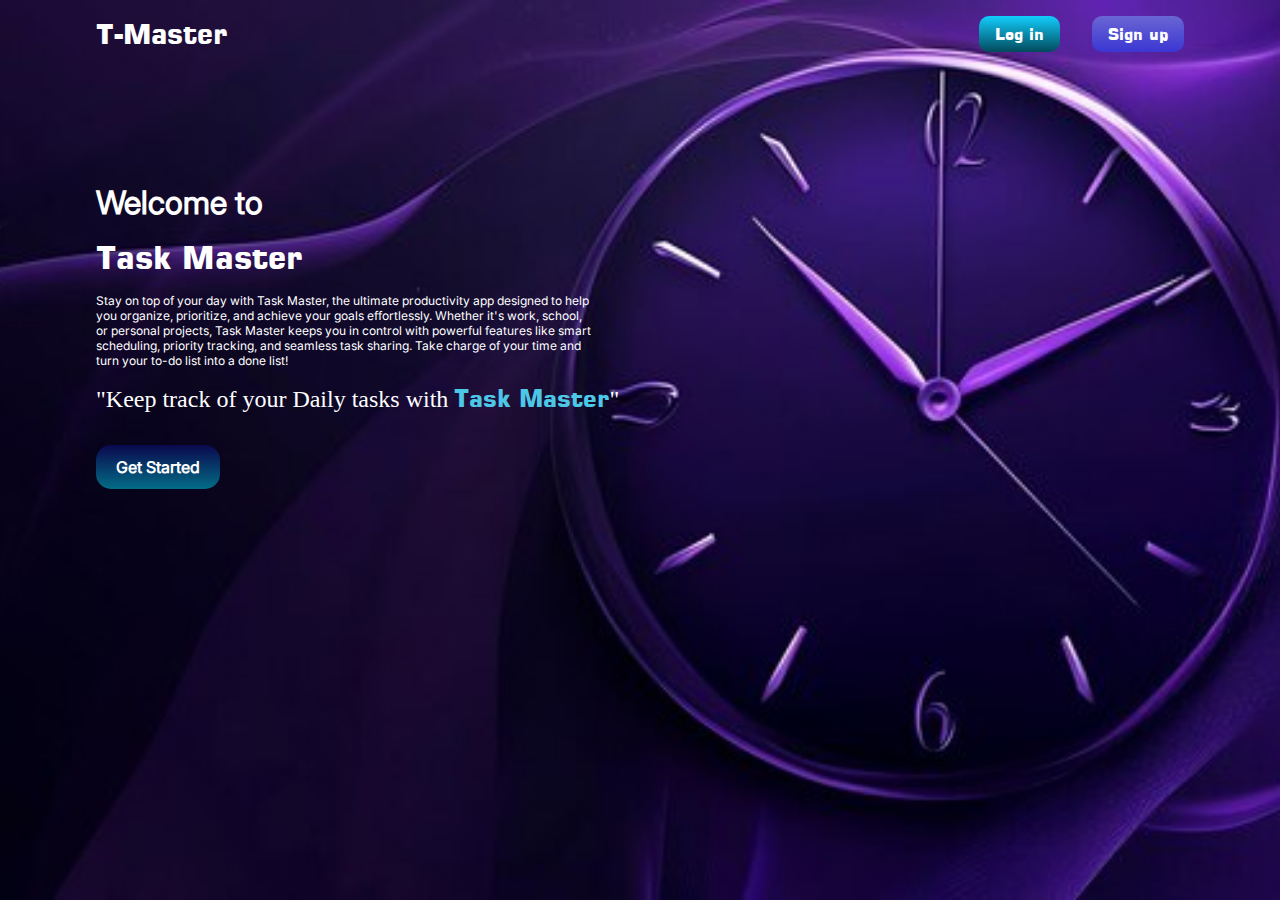
<file: index.html>
<!DOCTYPE html>
<html lang="en">
  <head>
    <meta charset="UTF-8" />
    <meta name="viewport" content="width=device-width, initial-scale=1.0" />
    <title>Task Master</title>
    <link rel="stylesheet" href="assets/styles/myStyle.css" />
    <!-- <link rel="stylesheet" href="icofont/icofont.min.css" /> -->
  </head>
  <body>
    <div class="main">
      <div class="container">
        <div class="myHeader">
          <div class="brand_container">
            <h2 id="brand" class="brandName">T-Master</h2>
          </div>
          <div>
            <nav class="navlinks">
              <a href="login.html"><p id="link1">Log in</p></a>
              <a href="signUp.html"><p id="link2">Sign up</p></a>
            </nav>
          </div>
        </div>

        <div class="section2">
          <div class="CTA">
            <h1>Welcome to <b class="brandMsg">Task Master </b></h1>
            <p class="greet">
              Stay on top of your day with Task Master, the ultimate
              productivity app designed to help you organize, prioritize, and
              achieve your goals effortlessly. Whether it's work, school, or
              personal projects, Task Master keeps you in control with powerful
              features like smart scheduling, priority tracking, and seamless
              task sharing. Take charge of your time and turn your to-do list
              into a done list!
            </p>
            <p class="subhead">
              "Keep track of your Daily tasks with
              <b class="lowerMplan"> Task Master</b>"
            </p>

            <a href="login.html"> <button id="CTA-Btn">Get Started</button></a>
          </div>
        </div>
      </div>
    </div>
  </body>
</html>
</file>
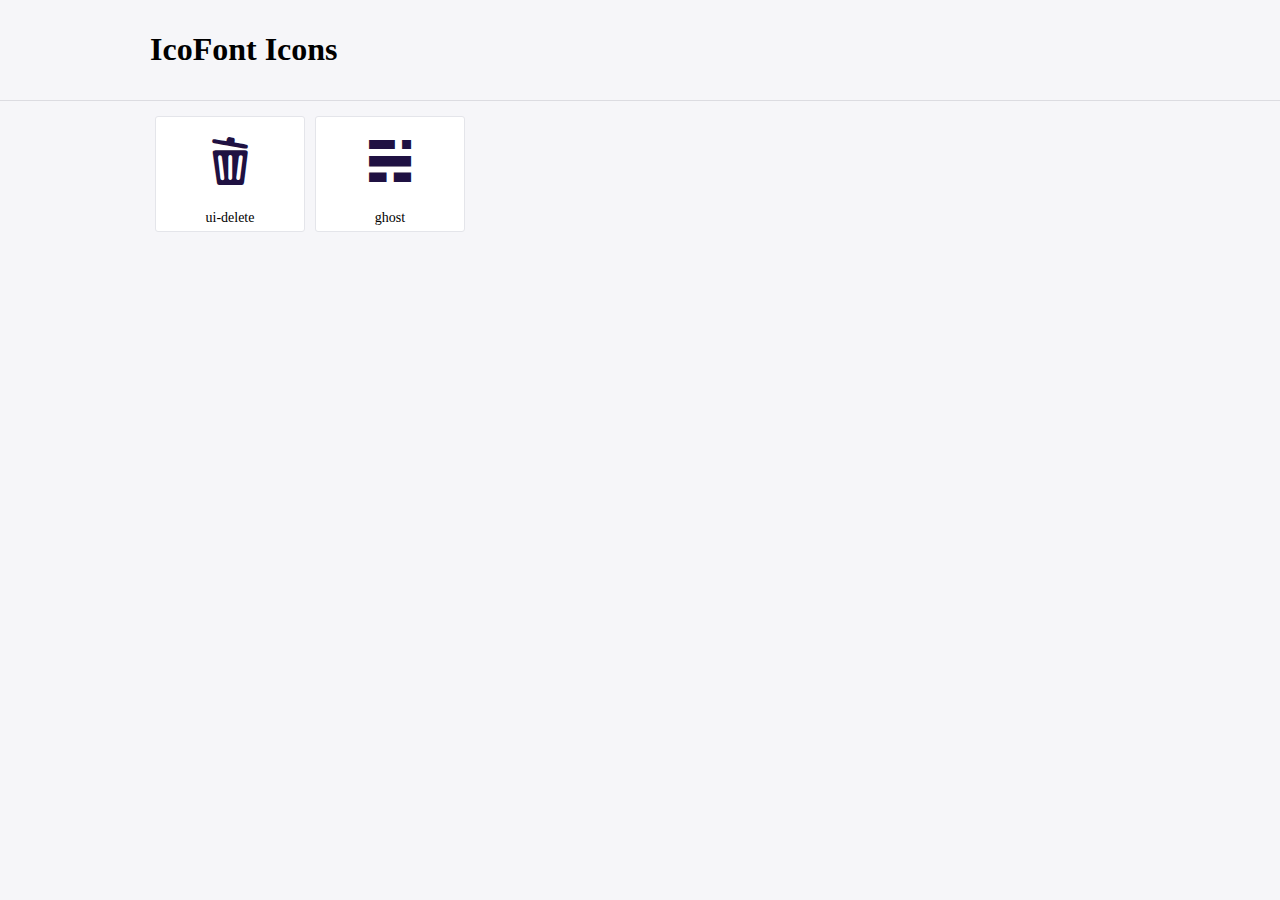
<file: assets/styles/icofont/demo.html>
<!DOCTYPE html>
	<html>
	<head>
		<meta charset="utf-8">
		<title>Examples | IcoFont</title>
		<link rel="stylesheet" type="text/css" href="./icofont.min.css">
		<style type="text/css">
			body {
				margin: 0;
				padding: 0;
				background: #F6F6F9;
			}
			.header {
				border-bottom: 1px solid #DCDCE1;
				padding: 10px 0;
				margin-bottom: 10px;
			}
			.container {
				width: 980px;
				margin: 0 auto;
			}
			.ico-title {
				font-size: 2em;
			}
			.iconlist {
				margin: 0;
				padding: 0;
				list-style: none;
				text-align: center;
				width: 100%;
				display: flex;
				flex-wrap: wrap;
				flex-direction: row;
			}
			.iconlist li {
				position: relative;
				margin: 5px;
				width: 150px;
				cursor: pointer;
			}
			.iconlist li .icon-holder {
				position: relative;
				text-align: center;
				border-radius: 3px;
				overflow: hidden;
				padding-bottom: 5px;
				background: #ffffff;
				border: 1px solid #E4E5EA;
				transition: all 0.2s linear 0s;
			}
			.iconlist li .icon-holder:hover {
				background: #00C3DA;
				color: #ffffff;
			}
			.iconlist li .icon-holder:hover .icon i {
				color: #ffffff;
			}
			.iconlist li .icon-holder .icon {
				padding: 20px;
				text-align: center;
			}
			.iconlist li .icon-holder .icon i {
				font-size: 3em;
				color: #1F1142;
			}
			.iconlist li .icon-holder span {
				font-size: 14px;
				display: block;
				margin-top: 5px;
				border-radius: 3px;
			}
		</style>
	</head>
	<body>
	<div class="header">
		<div class="container">
			<h1 class="ico-title"> IcoFont Icons </h1>
		</div>
	</div>
	<div class="container">
		<ul class="iconlist">
		
		<li>
			<div class="icon-holder">
				<div class="icon"> 
					<i class="icofont-ui-delete"></i>
				</div> 
				<span> ui-delete </span>
				
			</div>
		</li>
		
		<li>
			<div class="icon-holder">
				<div class="icon"> 
					<i class="icofont-ghost"></i>
				</div> 
				<span> ghost </span>
				
			</div>
		</li>
		
		</ul>
	</div>	
	</body>
	</html>
</file>
<file: assets/styles/myStyle.css>
@font-face {
  font-family: "square";
  src: url("./../fonts/SQR721B.woff");
  font-weight: bold;
  font-style: normal;
}

@font-face {
  font-family: "square";
  src: url("./../fonts/Square721N.otf");
  font-weight: normal;
  font-style: normal;
}

@font-face {
  font-family: "inter";
  src: url("./../fonts/Inter-VariableFont_opsz\,wght.ttf");
  font-weight: normal;
  font-style: normal;
}

:root {
  --bg-kanban: #21212d;
  --btn-color: #635fc7;
  --bg-card: #2c2c38;
  --text: #fff;
  --todo-btn: #4dc7e6;
  --done-btn: #70e3b0;
  --text-secondary: #5e6575;
}

* {
  box-sizing: border-box;
  padding: 0;
  margin: 0;
  font-family: inter;
}

.main {
  background-image: url("../images/mainbg.jpg");
  background-repeat: no-repeat;
  background-position: center;
  background-size: cover;
  background-color: black;
  height: 100vh;
  width: 100%;
  color: var(--text);
}

.container {
  width: 100%;
  max-width: 72rem;
  margin: auto;
}

.myHeader {
  width: 100%;
  display: flex;
  justify-content: space-between;
  align-items: center;
  padding: 1rem 2rem;
}

.brandName {
  color: var(--text);
  font-size: 1.75rem;
  font-family: square;
  cursor: pointer;
}

.navlinks {
  display: flex;
  align-items: center;
  justify-content: center;
  gap: 2rem;
}

.navlinks p {
  color: var(--text);
  font-weight: 900;
  font-family: square;
  font-size: 1rem;
}

#link1 {
  background: linear-gradient(#2d2b69, #036c86);
  background: linear-gradient(#12cdfc, #024a5c);
  padding: 0.5rem 1rem;
  border-radius: 10px;
  cursor: pointer;
  color: var(--text);
}

#link1:hover,
#link1:focus {
  transition: all 500ms ease-in-out;
  color: #63d6f3;
}

#link2 {
  background: linear-gradient(#635fc7, 
  #0f0d5f);
  background: linear-gradient(#6a66d3, 
  #3b36d3);
  padding: 0.5rem 1rem;
  border-radius: 10px;
  cursor: pointer;
}

a {
  text-decoration: none;
}

#link2:hover,
#link2:focus {
  background-color: var(--text);
  transition: all 500ms ease-in-out;
  color: #8484e2;
}
.section2 {
  text-align: left;
  
}

.CTA {
  padding: 10% 2rem;
}

.section2 span {
  display: block;
}

.greet {
  font-size: 12px;
  font-family: inter;
  max-width: 500px;
  width: 100%;
  font-weight: 400;
}

.brandMsg {
  display: block;
  color: var(--text);
  font-size: 2rem;
  font-family: square;
  padding: 1rem 0;
}

b {
  color: var(--done-btn);
}

.subhead {
  font-size: 1.5rem;
  color: var(--text);
  padding: 1rem 0 2rem;
  font-family: cursive;
}

.lowerMplan {
  color: var(--todo-btn);
  font-size: 1.5rem;
  font-family: square;
}

#CTA-Btn {
  background: linear-gradient(#0a084e, #036c86);
  color: var(--text);
  height: 2.75rem;
  padding: 0 1.25rem;
  border: none;
  border-radius: 15px;
  font-weight: 600;
  font-size: 1rem;
  transition: all 500ms ease-in-out;
  cursor: pointer;
}

#CTA-Btn:hover,
#CTA-Btn:focus {
  background: linear-gradient(to left, #1f18e6, #01c4f5);
}

@media (max-width: 768px) {
  .brandName {
    font-size: 1.5rem;
  }

  .navlinks {
    gap: 1.5rem;
  }

  #link1,
  #link2 {
    padding: 0.4rem 1rem;
    font-size: .9rem;
  }

  .CTA {
    padding: 10% 2rem;
  }

  .brandMsg {
    font-size: 2rem;
  }

  .greet {
    font-size: 1.4rem;
  }

  .subhead {
    font-size: 1.2rem;
  }

  #CTA-Btn {
    height: 2.5rem;
  }
}

@media (max-width: 550px) {
  .myHeader {
    padding: 1rem;
  }

  .brandName {
    font-size: 1.25rem;
  }

  .navlinks {
    gap: 1rem;
  }

  #link1,
  #link2 {
    font-size: 0.8rem;
  }

  .section2 {
    text-align: center;
  }

  .CTA {
    padding: 12% 1rem;
  }

  .brandMsg {
    font-size: 1.4rem;
  }

  .greet{
    font-size: 1.2rem;
  }

  .lowerMplan {
    font-size: 1.2rem;
  }

  #CTA-Btn {
    height: 2rem;
    font-size: .85rem;
  }
}

@media (max-width: 425px) {
  .myHeader {
    padding: .5rem 1rem;
  }

  .brandName {
    font-size: 1rem;
  }

  .navlinks {
    gap: .5rem;
  }

  #link1,
  #link2 {
    font-size: 0.75rem;
    padding: .35rem .8rem;
  }

  .CTA {
    padding: 18% 1rem;
  }

  .brandMsg {
    font-size: 1rem;
  }

  .greet{
    font-size: 1rem;
    font-family: square;
  }

  .subhead {
    font-size: 1rem;
  }

  .lowerMplan {
    font-size: 1rem;
  }

  #CTA-Btn {
    height: 1.8rem;
    font-size: .75rem;
  }
}
</file>
